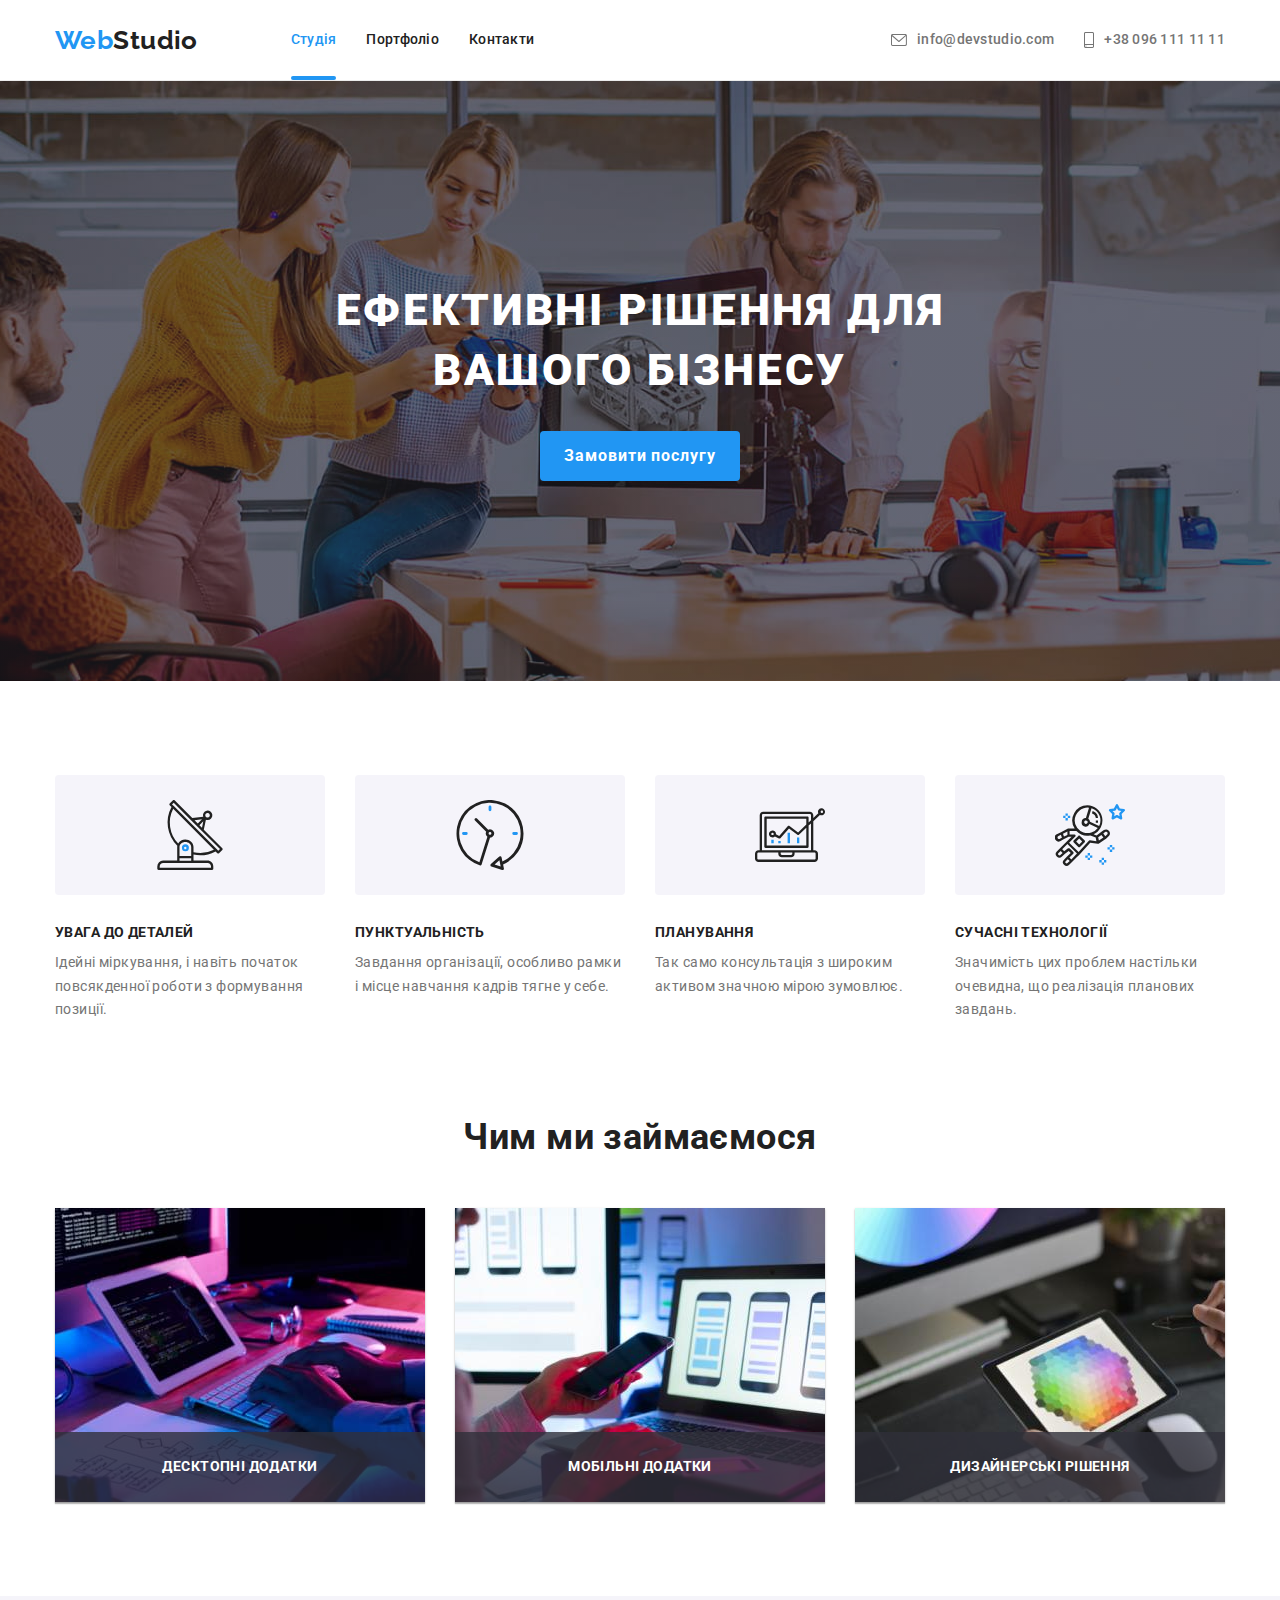
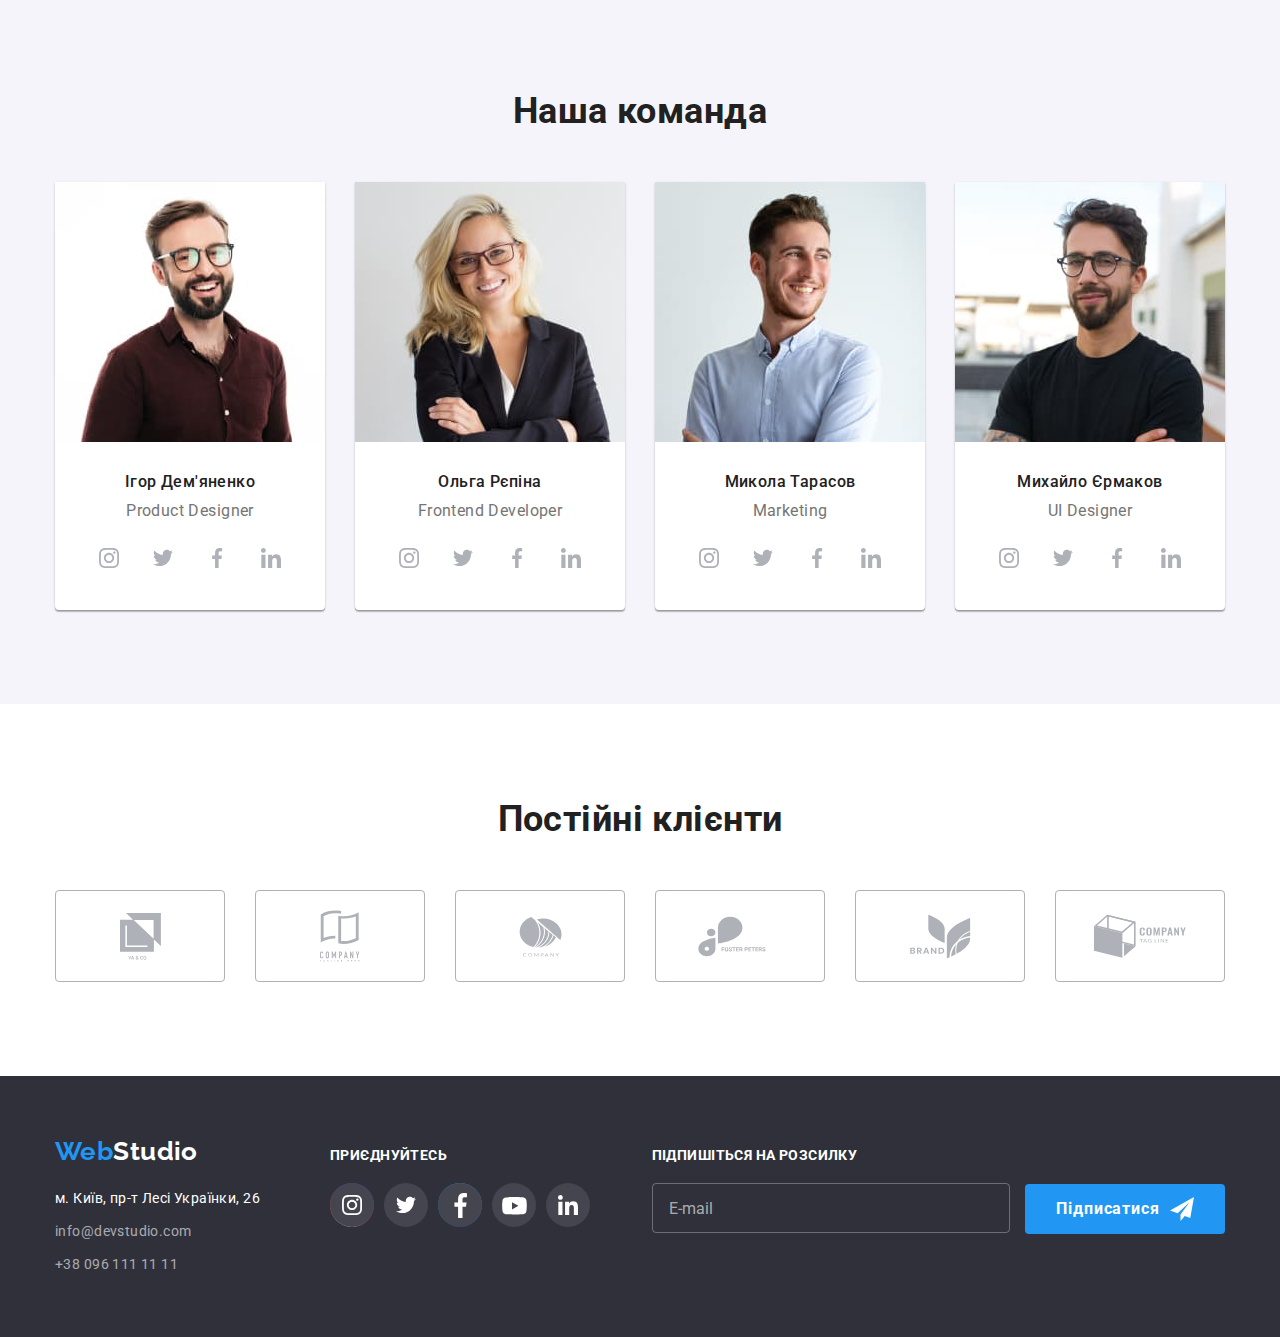
<file: index.html>
<!DOCTYPE html>
<html lang="uk">
  <head>
    <meta charset="UTF-8" />
    <meta http-equiv="X-UA-Compatible" content="IE=edge" />
    <meta name="viewport" content="width=device-width, initial-scale=1.0" />
    <title>Студія</title>

    <!-- Fonts -->

    <link rel="preconnect" href="https://fonts.googleapis.com" />
    <link rel="preconnect" href="https://fonts.gstatic.com" crossorigin />
    <link
      href="https://fonts.googleapis.com/css2?family=Raleway:wght@700&family=Roboto:wght@400;500;700;900&display=swap"
      rel="stylesheet"
    />
  
    <!-- Підключення css стилів -->

    <link rel="stylesheet" href="https://cdnjs.cloudflare.com/ajax/libs/modern-normalize/1.1.0/modern-normalize.min.css">

    <link rel="stylesheet" href="./css/main.min.css">
    
  </head>

  <body>
    <!-- Капелюх -->

    <header class="header">

        <!-- Контейнер хедера -->

        <div class="container">
  
            <nav class="navigation">

               <!-- Логотип чорний -->

                <a class="logo links" href="./index.html"
                >Web<span class="logo_black">Studio</span></a
                >

                  <!-- Навігація -->

                <ul class="menu-list list">
                  <li class="menu-list__item">
                    <a class="menu-list__link current links" href="./">Студія</a>
                  </li>
                  <li class="menu-list__item">
                    <a class="menu-list__link links" href="./portfolio.html">Портфоліо</a>
                  </li>
                  <li class="menu-list__item">
                    <a class="menu-list__link links" href="./">Контакти</a>
                  </li>
                </ul>
            </nav>

                  <!-- Контакти в капелюсі чомусь окремо від навігаціі -->

                <ul class="list contact-list">
                  <li  class="contact-list__item">
                  <a class="header-contact links" href="mailto:info@devstudio.com"
                  >
                    <svg class="letter"  width="16" height="12">
                      <use  href="./images/icons.svg#icon-letter" class="letter-ico">
                      </use>
                    </svg>
                    info@devstudio.com</a
                  >
                  </li>
                  <li class="contact-list_item">
                      <a class="header-contact links"
                        href="tel:+380961111111"
                        >
                        <svg class="smartphone"  width="10" height="16">
                      <use href="./images/icons.svg#icon-smartphone">
                      </use>
                    </svg>
                        +38 096 111 11 11</a
                      >
                  </li>
                </ul>
        </div>
    </header>

    <main>

      <!-- Герой -->

      <section class="hero">

       <div class="container">
        
          <h1 class="hero__title">Ефективні рішення для вашого бізнесу</h1>
         <button class="button" data-modal-open type="button">Замовити послугу</button>

       </div>

      </section>

      <!-- Переваги -->

      <section class="section benefits">

        <div class="container">

              <!-- заголовок секції який буде сховано -->

          <h2 class="section-title visually-hidden">Наші переваги</h2>

          <ul class="list benefits__list">

            <!-- 01 -->

            <li class="benefits__item icon-antenna">
              <h3 class="benefits__title">УВАГА ДО ДЕТАЛЕЙ</h3>
              <p class="benefits__description" >
                Ідейні міркування, і навіть початок повсякденної роботи з
                формування позиції.
              </p>
            </li>

            <!-- 02 -->

            <li class="benefits__item icon-clock">
              <h3 class="benefits__title">ПУНКТУАЛЬНІСТЬ</h3>
              <p>
                Завдання організації, особливо рамки і місце навчання кадрів тягне
                у себе.
              </p>
            </li>

            <!-- 03 -->

            <li class="benefits__item icon-diagram">
              <h3 class="benefits__title">ПЛАНУВАННЯ</h3>
              <p>
                Так само консультація з широким активом значною мірою зумовлює.
              </p>
            </li>

            <!-- 04 -->

            <li class="benefits__item icon-astronaut">
              <h3 class="benefits__title">СУЧАСНІ ТЕХНОЛОГІЇ</h3>
              <p>
                Значимість цих проблем настільки очевидна, що реалізація планових
                завдань.
              </p>
            </li>

          </ul>
        

        </div>
        
      </section>

      <!-- Чим ми займаємося -->

      <section class="section what">
       
        <div class="container">

          <h2 class="section-title">Чим ми займаємося</h2>

          <ul class="list what-we-do-list">

            <li class="what-we-do-list__item">
              <img src="./images/img-01.jpg" alt="codding process" width="370" />
              <p class="what-we-do-list__description">
                Десктопні додатки
              </p>
            </li>

            <li class="what-we-do-list__item"><img src="./images/img-02.jpg" alt="maketing" width="370" />
              <p class="what-we-do-list__description">
                Мобільні додатки
              </p>
            </li>

            <li class="what-we-do-list__item">
              <img src="./images/img-03.jpg" alt="color matching" width="370" />
              <p class="what-we-do-list__description">
                Дизайнерські рішення
              </p>
            </li>
          </ul>

        </div>

      </section>

      <!-- Наша команда -->

      <section class="section team">

        <div class="container">

                    
        <h2 class="section-title">Наша команда</h2>

        <ul class="list team-list">

            <!-- 01 Ігор Дем'яненко -->

          <li class="team-list__item">
            <img class="photo-pisition"
              src="./images/photo-01.jpg"
              alt="Product Designer portrait"
              width="270"
             />
            <div class="position-wrapper">
              <h3 class="name-position">Ігор Дем'яненко</h3>
            <p class="position">Product Designer</p>

            <ul class="social-set list">
                <li class="social-item">
                  <!-- instagram -->
                  <a class="links social-item__link" href="#" >
                      <svg class="social-icon" width="20" height="20">
                        <use href="./images/icons.svg#icon-instagram">
                        </use>
                      </svg>
                    </a>
                </li>

                <li class="social-item">
                  <!-- twitter -->
                  <a class="links social-item__link" href="#" >
                      <svg class="social-icon" width="20" height="20">
                        <use href="./images/icons.svg#icon-twitter">
                        </use>
                      </svg>
                    </a>
                </li>

                <li class="social-item">
                  <!-- facebook -->
                  <a class="links social-item__link" href="#" >
                      <svg class="social-icon" width="20" height="20">
                        <use href="./images/icons.svg#icon-facebook">
                        </use>
                      </svg>
                    </a>
                </li>

                <li class="social-item">
                  <!-- linkedin -->
                  <a class="links social-item__link" href="#" >
                      <svg class="social-icon" width="20" height="20">
                        <use href="./images/icons.svg#icon-linkedin">
                        </use>
                      </svg>
                    </a>
                </li>
              </ul>
            </div>
          </li>

            <!-- 02 Ольга Рєпіна -->

          <li class="team-list__item">
            <img class="photo-pisition"
              src="./images/photo-02.jpg"
              alt="Frontend Developer portrait"
              width="270"
            />
            <div class="position-wrapper">
              <h3 class="name-position">Ольга Рєпіна</h3>
            <p class="position">Frontend Developer</p>

            <ul class="social-set list">
                <li class="social-item">
                  <!-- instagram -->
                  <a class="links social-item__link" href="#" >
                      <svg class="social-icon" width="20" height="20">
                        <use href="./images/icons.svg#icon-instagram">
                        </use>
                      </svg>
                    </a>
                </li>

                <li class="social-item">
                  <!-- twitter -->
                  <a class="links social-item__link" href="#" >
                      <svg class="social-icon" width="20" height="20">
                        <use href="./images/icons.svg#icon-twitter">
                        </use>
                      </svg>
                    </a>
                </li>

                <li class="social-item">
                  <!-- facebook -->
                  <a class="links social-item__link" href="#" >
                      <svg class="social-icon" width="20" height="20">
                        <use href="./images/icons.svg#icon-facebook">
                        </use>
                      </svg>
                    </a>
                </li>

                <li class="social-item">
                  <!-- linkedin -->
                  <a class="links social-item__link" href="#" >
                      <svg class="social-icon" width="20" height="20">
                        <use href="./images/icons.svg#icon-linkedin">
                        </use>
                      </svg>
                    </a>
                </li>
              </ul>
            </div>
          </li>

            <!-- 03  Микола Тарасов -->

          <li class="team-list__item">
            <img class="photo-pisition"
              src="./images/photo-03.jpg"
              alt="Marketing manager portrait"
              width="270"
            />
            <div class="position-wrapper">
              <h3 class="name-position">Микола Тарасов</h3>
            <p class="position">Marketing</p>

            <ul class="social-set list">
                <li class="social-item">
                  <!-- instagram -->
                  <a class="links social-item__link" href="#" >
                      <svg class="social-icon" width="20" height="20">
                        <use href="./images/icons.svg#icon-instagram">
                        </use>
                      </svg>
                    </a>
                </li>

                <li class="social-item">
                  <!-- twitter -->
                  <a class="links social-item__link" href="#" >
                      <svg class="social-icon" width="20" height="20">
                        <use href="./images/icons.svg#icon-twitter">
                        </use>
                      </svg>
                    </a>
                </li>

                <li class="social-item">
                  <!-- facebook -->
                  <a class="links social-item__link" href="#" >
                      <svg class="social-icon" width="20" height="20">
                        <use href="./images/icons.svg#icon-facebook">
                        </use>
                      </svg>
                    </a>
                </li>

                <li class="social-item">
                  <!-- linkedin -->
                  <a class="links social-item__link" href="#" >
                      <svg class="social-icon" width="20" height="20">
                        <use href="./images/icons.svg#icon-linkedin">
                        </use>
                      </svg>
                    </a>
                </li>
              </ul>
            </div>
          </li>

            <!-- 04 Михайло Єрмаков -->

          <li class="team-list__item">
            <img class="photo-pisition"
              src="./images/photo-04.jpg"
              alt="UI Designer portrait"
              width="270"
            />
           <div class="position-wrapper">
             <h3 class="name-position">Михайло Єрмаков</h3>
            <p class="position">UI Designer</p>

            <ul class="social-set list">
                <li class="social-item">
                  <!-- instagram -->
                  <a class="links social-item__link" href="#" >
                      <svg class="social-icon" width="20" height="20">
                        <use href="./images/icons.svg#icon-instagram">
                        </use>
                      </svg>
                    </a>
                </li>

                <li class="social-item">
                  <!-- twitter -->
                  <a class="links social-item__link" href="#" >
                      <svg class="social-icon" width="20" height="20">
                        <use href="./images/icons.svg#icon-twitter">
                        </use>
                      </svg>
                    </a>
                </li>

                <li class="social-item">
                  <!-- facebook -->
                  <a class="links social-item__link" href="#" >
                      <svg class="social-icon" width="20" height="20">
                        <use href="./images/icons.svg#icon-facebook">
                        </use>
                      </svg>
                    </a>
                </li>

                <li class="social-item">
                  <!-- linkedin -->
                  <a class="links social-item__link" href="#" >
                      <svg class="social-icon" width="20" height="20">
                        <use href="./images/icons.svg#icon-linkedin">
                        </use>
                      </svg>
                    </a>
                </li>
              </ul>
           </div>
          </li>

        </ul>
          
        </div>
         
    </section>

      <!-- ===========Секція наші клієнти=========== -->

      <section class="section clients">
        <div class="container">
          <h2 class="section-title">Постійні клієнти</h2>
          <ul class="list clients-list">
            <!-- 01 -->

            <li class="item-client">
              <a class="item-client_link" href="#">
                <svg class="client-icon" width="41" height="47">
                  <use href="./images/icons.svg#icon-ya-co">
                  </use>
                </svg>
              </a>
            </li>

            <!-- 02 -->
            <li class="item-client">
              <a class="item-client_link" href="#">
                 <svg class="client-icon" width="40" height="52">
                  <use href="./images/icons.svg#icon-tagline">
                  </use>
                </svg>
              </a>
            </li>

            <!-- 03 -->
            <li class="item-client">
              <a class="item-client_link" href="#">
                <svg class="client-icon" width="43" height="41">
                  <use href="./images/icons.svg#icon-company">
                  </use>
                </svg>
              </a>
            </li>

            <!-- 04 -->
            <li class="item-client">
              <a class="item-client_link" href="#">
                <svg class="client-icon" width="84" height="41">
                  <use href="./images/icons.svg#icon-foster">
                  </use>
                </svg>
              </a>
            </li>

            <!-- 05 -->
            <li class="item-client"> 
              <a class="item-client_link" href="#">
                <svg class="client-icon" width="63" height="45">
                  <use href="./images/icons.svg#icon-brand">
                  </use>
                </svg>
              </a>
            </li>

            <!-- 06 -->
            <li class="item-client">
              <a class="item-client_link" href="#">
                <svg class="client-icon" width="94" height="44">
                  <use href="./images/icons.svg#icon-tag-box">
                  </use>
                </svg>
              </a>
            </li>

          </ul>
        </div>
      </section>
    </main>

    <!-- Футер -->

    <footer class="footer">

     <div class="container">
        <!-- Логотип білий -->

        <div class="wrapper-adrs">
          <a class="logo links" href="./index.html"
          >Web<span class="logo_white">Studio</span></a>
            <!-- Адресса -->

          <address>
            <ul class="adrs-list list">

              <li class="adrs-item">
                <a class="links adrs-list__link"
                  href="https://goo.gl/maps/CPtrU1FHBa2aNyZL9"
                  target="_blank"
                  rel="noopener noreferrer nofollow"
                  >м. Київ, пр-т Лесі Українки, 26</a
                >
              </li>

              <li class="adrs-item">
                <a class="links adrs-list__mail" href="mailto:info@devstudio.com"
                  >info@devstudio.com</a
                >
              </li>

              <li class="adrs-item">
                <a class="links adrs-list__tel"
                  href="tel:+380961111111"
                  >+38 096 111 11 11</a
                >
              </li>
            </ul>
          </address>
        </div>
        <div class="wrapper-social">
            <h3 class="social-set-title">приєднуйтесь</h3>
            <ul class="social-set list">
              <li class="social-item">

                <!-- instagram -->
                
                <div class="instagram-wraper">
                  <a class="links social-item__link instagram" href="#" >
                    <svg class="social-icon" width="20" height="20">
                      <use href="./images/icons.svg#icon-instagram">
                      </use>
                    </svg>
                  </a>
                </div>
                
              </li>

              <li class="social-item">

                <!-- twitter -->
                
                <a class="links social-item__link twitter" href="#" >
                    <svg class="social-icon" width="20" height="20">
                      <use href="./images/icons.svg#icon-twitter">
                      </use>
                    </svg>
                  </a>
              </li>

              <li class="social-item">

                <!-- facebook -->

                <div class="facebook-wraper">
                  <a class="links social-item__link facebook" href="#" >
                    <svg class="social-icon" width="25" height="25">
                      <use href="./images/icons.svg#icon-facebook">
                      </use>
                    </svg>
                  </a>
                </div>
                
              </li>

              <li class="social-item">

                <!-- Youtube -->
                
                <a class="links social-item__link youtube" href="#" >
                    <svg class="social-icon" width="25" height="25">
                      <use href="./images/icons.svg#icon-youtube">
                      </use>
                    </svg>
                  </a>

              </li>

              <li class="social-item">

                <!-- linkedin -->
                
                <a class="links social-item__link linkedin" href="#" >
                    <svg class="social-icon" width="20" height="20">
                      <use href="./images/icons.svg#icon-linkedin">
                      </use>
                    </svg>
                </a>

              </li>
            </ul>
        </div>

        <form class="signup-form" name="signup-form">
            <label class="label-name"  
              for="user-email">
              Підпишіться на розсилку
            </label> 
            <input type="email" required
                  class="user-email-input"
                  name="user-email"
                  placeholder="E-mail"
                  id="user-email">
            <button class="button"
                    type="submit">
                    Підписатися
                    <svg class="icon-send" width="24" height="24">
                      <use href="./images/icons.svg#icon-send">
                      </use>
                    </svg>
            </button>
        </form>
      </div>
            
    </footer>
    <div class="backdrop is-hidden" data-modal>
     <div class="modal-window">
       <form class="modal-form">
        <button data-modal-close type="button" class="close-but">
          <svg class="icon-cros" width="11" height="11">
            <use href="./images/icons.svg#icon-cros"></use>
          </svg>
        </button>

        <p class="modal-form-title">Залиште свої дані, ми вам передзвонимо</p>

        <label class="label-user" for="user-name">Ім'я</label>
        <div class="input-wraper">
          <input class="input-user" type="text" name="user-name" id="user-name" required>
          <svg class="icons" width="18" height="18">
            <use href="./images/icons.svg#icon-human"></use>
          </svg>
        </div>

        <label class="label-user" for="user-tel">Телефон</label>
        <div class="input-wraper">
          <input class="input-user" type="tel" name="user-tel" id="user-tel" required>
          <svg class="icons" width="18" height="18">
            <use href="./images/icons.svg#icon-phone"></use>
          </svg>
        </div>

        <label class="label-user" for="modal-user-email">Пошта</label>
        <div class="input-wraper">
          <input class="input-user" type="email" name="user-email" id="modal-user-email" required>
          <svg class="icons" width="18" height="18">
            <use href="./images/icons.svg#icon-email-black"></use>
          </svg>
        </div>

        <label class="label-user" for="user-coment">Коментар</label>
        <textarea class="input-user-coment" name="user-coment" id="user-coment" placeholder="Введіть текст"></textarea>

        <fieldset class="chek-box-wrap">
          <label class="user-confirm">
            <input class="check-box visually-hidden" 
              type="checkbox"
              name="user-confirm"
              required
            >
            <svg class="custom-check" width="8" height="8">
              <use href="./images/icons.svg#icon-check-mark"></use>
            </svg>Погоджуюся з розсилкою та приймаю&nbsp;
            <a class="contract-link" href="#" target="_blank">Умови договору</a> 
          </label> 
                
        </fieldset>

        <button 
          class="button send-form-button"
          type="submit">
          Відправити
        </button>
      </form>
     </div>
    </div>
    <script src="./js/modal.js"></script>
  </body>
</html>
</file>
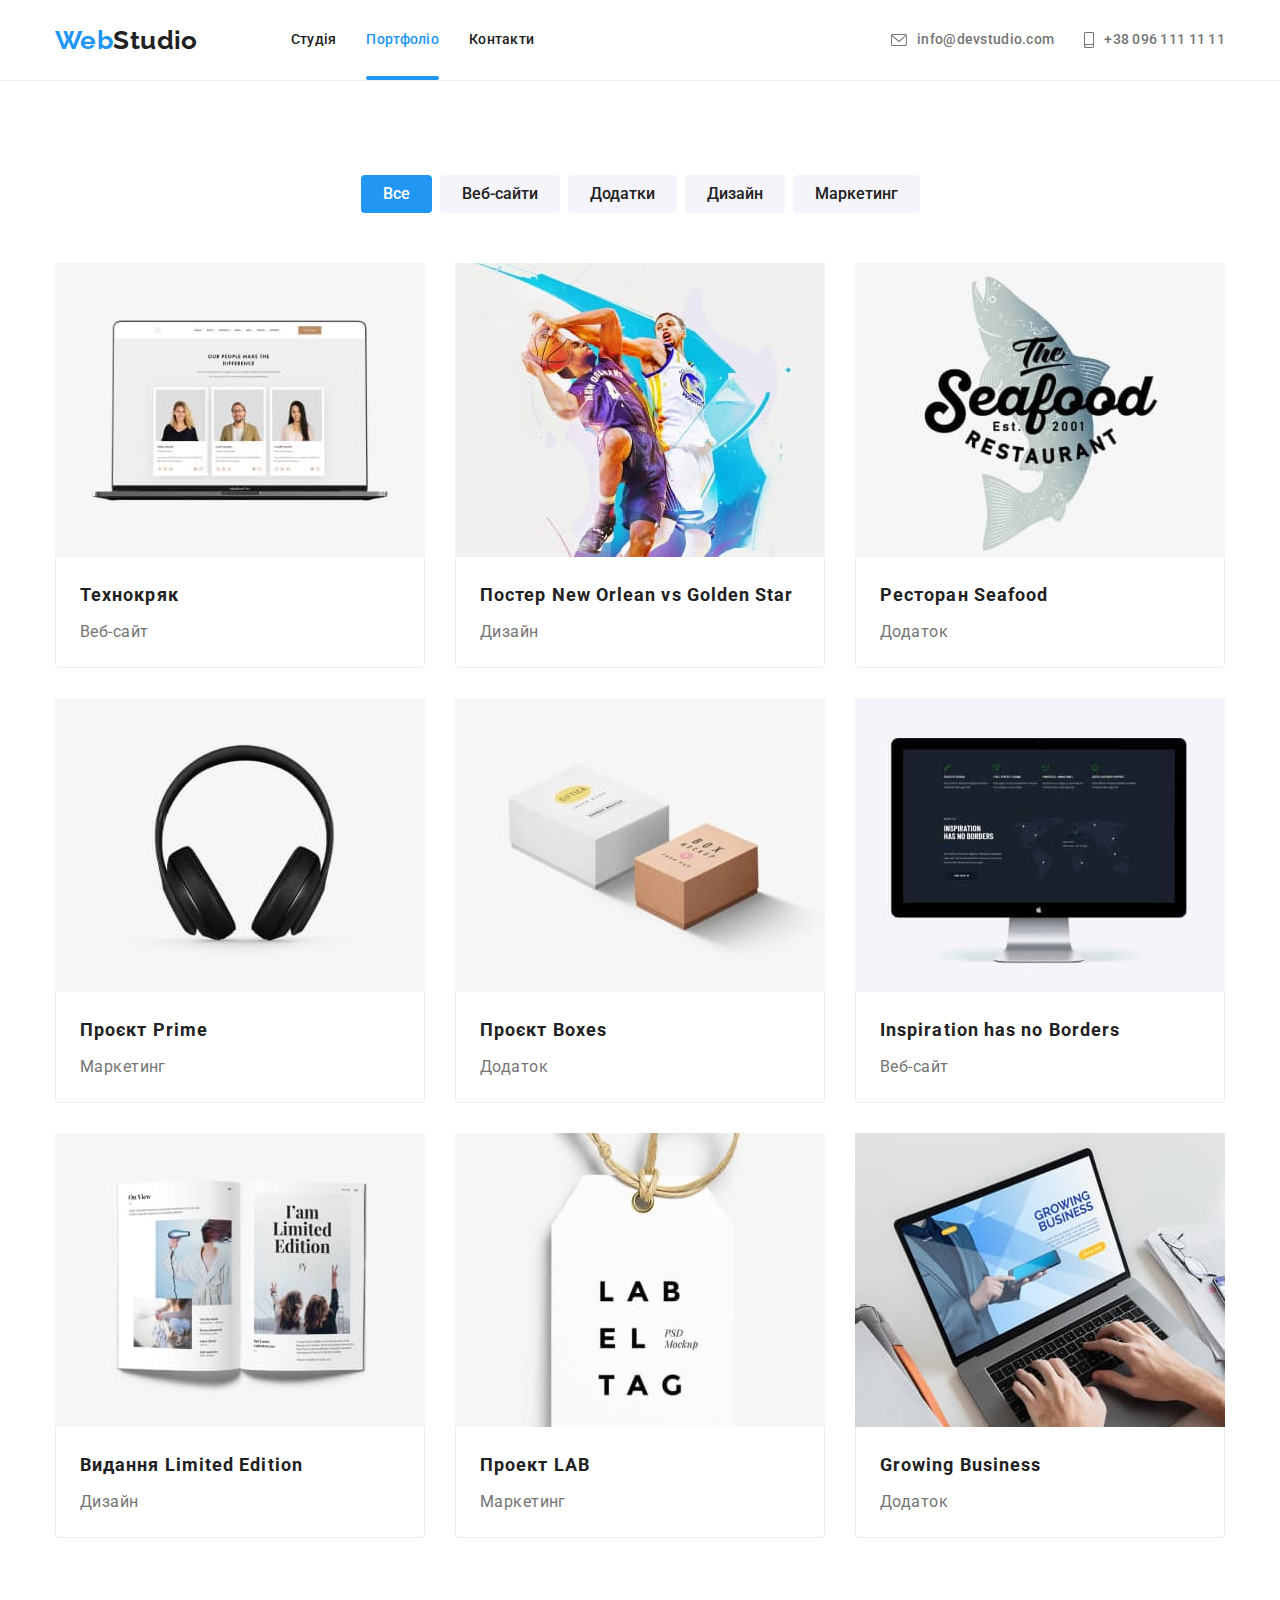
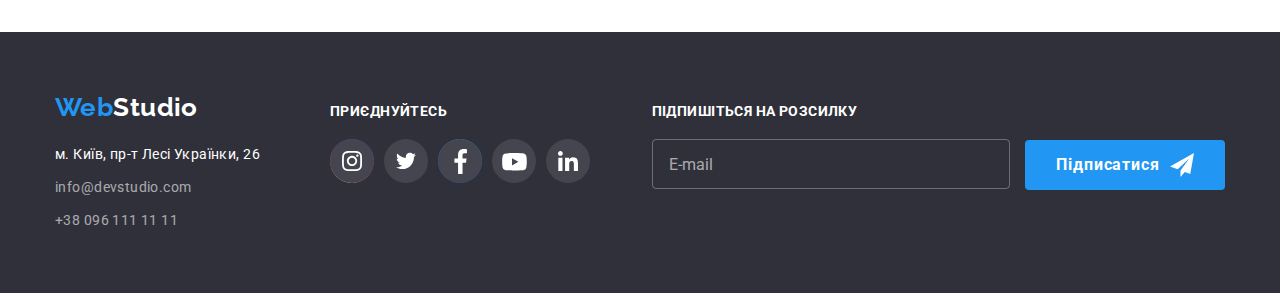
<file: portfolio.html>
<!DOCTYPE html>
<html lang="uk">
  <head>
    <meta charset="UTF-8" />
    <meta http-equiv="X-UA-Compatible" content="IE=edge" />
    <meta name="viewport" content="width=device-width, initial-scale=1.0" />
    <title>Студія</title>

    <!-- Fonts -->

    <link rel="preconnect" href="https://fonts.googleapis.com" />
    <link rel="preconnect" href="https://fonts.gstatic.com" crossorigin />
    <link
      href="https://fonts.googleapis.com/css2?family=Raleway:wght@700&family=Roboto:wght@400;500;700;900&display=swap"
      rel="stylesheet"
    />
  
    <!-- Підключення css стилів -->

    <link rel="stylesheet" href="https://cdnjs.cloudflare.com/ajax/libs/modern-normalize/1.1.0/modern-normalize.min.css">

    <link rel="stylesheet" href="./css/main.min.css">
    
  </head>


  <body>
    <!-- Капелюх -->

        <header class="header">

        <!-- Контейнер хедера -->

        <div class="container">
  
            <nav class="navigation">

               <!-- Логотип чорний -->

                <a class="logo links" href="./index.html"
                >Web<span class="logo_black">Studio</span></a
                >

                  <!-- Навігація -->

                <ul class="menu-list list">
                  <li class="menu-list__item">
                    <a class="menu-list__link links" href="./">Студія</a>
                  </li>
                  <li class="menu-list__item">
                    <a class="menu-list__link current links" href="./portfolio.html">Портфоліо</a>
                  </li>
                  <li class="menu-list__item">
                    <a class="menu-list__link links" href="./">Контакти</a>
                  </li>
                </ul>
            </nav>

                  <!-- Контакти в капелюсі чомусь окремо від навігаціі -->

                <ul class="list contact-list">
                  <li  class="contact-list__item">
                  <a class="header-contact links" href="mailto:info@devstudio.com"
                  >
                    <svg class="letter"  width="16" height="12">
                      <use  href="./images/icons.svg#icon-letter" class="letter-ico">
                      </use>
                    </svg>
                    info@devstudio.com</a
                  >
                  </li>
                  <li class="contact-list_item">
                      <a class="header-contact links"
                        href="tel:+380961111111"
                        >
                        <svg class="smartphone"  width="10" height="16">
                      <use href="./images/icons.svg#icon-smartphone">
                      </use>
                    </svg>
                        +38 096 111 11 11</a
                      >
                  </li>
                </ul>
        </div>
    </header>

    <main>
      <!-- секція Галерея -->

      <section class="section">

        <div class="container">

          <h1 class="section-title visually-hidden">PORTFOLIO PAGE</h1>

        <!-- Кнопки вибору категорій -->

        <ul class="set-categories list">

          <li class="set-categories_item">
            <button class="categories-but current" type="button">Все</button>
          </li>

          <li class="set-categories_item">
            <button class="categories-but" type="button">Веб-сайти</button>
          </li>

          <li class="set-categories_item">
            <button class="categories-but" type="button">Додатки</button>
          </li>

          <li class="set-categories_item">
            <button class="categories-but" type="button">Дизайн</button>
          </li>

          <li class="set-categories_item">
            <button class="categories-but" type="button">Маркетинг</button>
          </li>

        </ul>

        <!-- галерея проектів -->

        <ul class="list project-list">
          <!-- 01 -->

          <li class="project-card">
            <a class="project-card_link links" href=""
              ><div class="img-project">
                <img 
                src="./images/project-img/img-01.jpg"
                alt="Ноутбук"
                width="370"
                />
                <div class="hoverer-overlay">
                  <p class="overlay-text">Ресурс пропонує комплексні пропозиції з різним рівнем функціоналу та сервісів. Все це дозволить відвідувачу отримати вичерпні відомості про компанію чи приватну особу.</p>
                </div>
              </div>
                <div class="project-card_box">
                  <h3 class="name-project">Технокряк</h3>
                  <p class="project">Веб-сайт</p>
                </div>
            </a>
          </li>

          <!-- 02 -->

          <li class="project-card">
            <a class="project-card_link links" href=""
              >
              <div class="img-project">
              <img
                src="./images/project-img/img-02.jpg"
                alt="Постер"
                width="370"
              />
              <div class="hoverer-overlay">
                <p class="overlay-text">Ресурс пропонує комплексні пропозиції з різним рівнем функціоналу та сервісів. Все це дозволить відвідувачу отримати вичерпні відомості про компанію чи приватну особу.</p>
              </div>
              </div>
                <div class="project-card_box">
                  <h3 class="name-project">Постер New Orlean vs Golden Star</h3>
                  <p class="project">Дизайн</p>
                </div>
            </a>
          </li>

          <!-- 03 -->

          <li class="project-card">
            <a class="project-card_link links" href=""
              >
              <div class="img-project">
              <img
                src="./images/project-img/img-03.jpg"
                alt="Додаток"
                width="370"
              />
              <div class="hoverer-overlay">
                <p class="overlay-text">Ресурс пропонує комплексні пропозиції з різним рівнем функціоналу та сервісів. Все це дозволить відвідувачу отримати вичерпні відомості про компанію чи приватну особу.</p>
              </div>
              </div>
                <div class="project-card_box">
                  <h3 class="name-project">Ресторан Seafood</h3>
                  <p class="project">Додаток</p>
                </div>
            </a>
          </li>

          <!-- 04 -->

          <li class="project-card">
            <a class="project-card_link links" href=""
              >
              <div class="img-project">
              <img
                src="./images/project-img/img-04.jpg"
                alt="Навушники"
                width="370"
              />
               <div class="hoverer-overlay">
                <p class="overlay-text">Ресурс пропонує комплексні пропозиції з різним рівнем функціоналу та сервісів. Все це дозволить відвідувачу отримати вичерпні відомості про компанію чи приватну особу.</p>
              </div>
              </div>
              <div class="project-card_box">
                <h3 class="name-project">Проєкт Prime</h3>
                <p class="project">Маркетинг</p>
              </div>
            </a>
          </li>

          <!-- 05 -->

          <li class="project-card">
            <a class="project-card_link links" href=""
              >
              <div class="img-project">
              <img
                src="./images/project-img/img-05.jpg"
                alt="Коробки"
                width="370"
              />
                <div class="hoverer-overlay">
                <p class="overlay-text">Ресурс пропонує комплексні пропозиції з різним рівнем функціоналу та сервісів. Все це дозволить відвідувачу отримати вичерпні відомості про компанію чи приватну особу.</p>
                </div>
                </div>
                <div class="project-card_box">
                 <h3 class="name-project">Проєкт Boxes</h3>
                 <p class="project">Додаток</p>
                </div>
            </a>
          </li>

          <!-- 06 -->

          <li class="project-card">
            <a class="project-card_link links" href=""
              >
              <div class="img-project">
              <img
                src="./images/project-img/img-06.jpg"
                alt="Монітор"
                width="370"
              />
                <div class="hoverer-overlay">
                <p class="overlay-text">Ресурс пропонує комплексні пропозиції з різним рівнем функціоналу та сервісів. Все це дозволить відвідувачу отримати вичерпні відомості про компанію чи приватну особу.</p>
                </div>
              
                </div>
                <div class="project-card_box">
                 <h3 class="name-project">Inspiration has   no Borders</h3>
                 <p class="project">Веб-сайт</p>
                </div>
            </a>
          </li>

          <!-- 07 -->

          <li class="project-card">
            <a class="project-card_link links" href="">
              <div class="img-project">
              <img
                src="./images/project-img/img-07.jpg"
                alt="Журнал"
                width="370"
              />
              <div class="hoverer-overlay">
                <p class="overlay-text">Ресурс пропонує комплексні пропозиції з різним рівнем функціоналу та сервісів. Все це дозволить відвідувачу отримати вичерпні відомості про компанію чи приватну особу.</p>
                </div>
              </div>
                <div class="project-card_box">
                 <h3 class="name-project">Видання Limited   Edition</h3>
                 <p class="project">Дизайн</p>
                </div>
            </a>
          </li>

          <!-- 08 -->

          <li class="project-card">
            <a class="project-card_link links" href=""
              >
              <div class="img-project">
              <img
                src="./images/project-img/img-08.jpg"
                alt="Цінник"
                width="370"
              />
                <div class="hoverer-overlay">
                <p class="overlay-text">Ресурс пропонує комплексні пропозиції з різним рівнем функціоналу та сервісів. Все це дозволить відвідувачу отримати вичерпні відомості про компанію чи приватну особу.</p>
                </div>
              </div>
              <div class="project-card_box">
                <h3 class="name-project">Проект LAB</h3>
                 <p class="project">Маркетинг</p>
              </div>
           </a>
          </li>

          <!-- 09 -->

          <li class="project-card">
            <a class="project-card_link links" href=""
              >
              <div class="img-project">
              <img
                src="./images/project-img/img-09.jpg"
                alt="Лептоп"
                width="370"
              />
                <div class="hoverer-overlay">
                <p class="overlay-text">Ресурс пропонує комплексні пропозиції з різним рівнем функціоналу та сервісів. Все це дозволить відвідувачу отримати вичерпні відомості про компанію чи приватну особу.</p>
                </div>
              </div>
              <div class="project-card_box">
                <h3 class="name-project">Growing   Business</h3>
               <p class="project">Додаток</p>
              </div>
            </a>
          </li>

        </ul>

        </div>

      </section>
    </main>

    <!-- Секція Футер -->

    <footer class="footer">

     <div class="container">
        <!-- Логотип білий -->

        <div class="wrapper-adrs">
          <a class="logo links" href="./index.html"
          >Web<span class="logo_white">Studio</span></a>
            <!-- Адресса -->

          <address>
            <ul class="adrs-list list">

              <li class="adrs-item">
                <a class="links adrs-list__link"
                  href="https://goo.gl/maps/CPtrU1FHBa2aNyZL9"
                  target="_blank"
                  rel="noopener noreferrer nofollow"
                  >м. Київ, пр-т Лесі Українки, 26</a
                >
              </li>

              <li class="adrs-item">
                <a class="links adrs-list__mail" href="mailto:info@devstudio.com"
                  >info@devstudio.com</a
                >
              </li>

              <li class="adrs-item">
                <a class="links adrs-list__tel"
                  href="tel:+380961111111"
                  >+38 096 111 11 11</a
                >
              </li>
            </ul>
          </address>
        </div>
        <div class="wrapper-social">
            <h3 class="social-set-title">приєднуйтесь</h3>
            <ul class="social-set list">
              <li class="social-item">

                <!-- instagram -->
                
                <div class="instagram-wraper">
                  <a class="links social-item__link instagram" href="#" >
                    <svg class="social-icon" width="20" height="20">
                      <use href="./images/icons.svg#icon-instagram">
                      </use>
                    </svg>
                  </a>
                </div>
                
              </li>

              <li class="social-item">

                <!-- twitter -->
                
                <a class="links social-item__link twitter" href="#" >
                    <svg class="social-icon" width="20" height="20">
                      <use href="./images/icons.svg#icon-twitter">
                      </use>
                    </svg>
                  </a>
              </li>

              <li class="social-item">

                <!-- facebook -->

                <div class="facebook-wraper">
                  <a class="links social-item__link facebook" href="#" >
                    <svg class="social-icon" width="25" height="25">
                      <use href="./images/icons.svg#icon-facebook">
                      </use>
                    </svg>
                  </a>
                </div>
                
              </li>

              <li class="social-item">

                <!-- Youtube -->
                
                <a class="links social-item__link youtube" href="#" >
                    <svg class="social-icon" width="25" height="25">
                      <use href="./images/icons.svg#icon-youtube">
                      </use>
                    </svg>
                  </a>

              </li>

              <li class="social-item">

                <!-- linkedin -->
                
                <a class="links social-item__link linkedin" href="#" >
                    <svg class="social-icon" width="20" height="20">
                      <use href="./images/icons.svg#icon-linkedin">
                      </use>
                    </svg>
                </a>

              </li>
            </ul>
        </div>

        <form class="signup-form" name="signup-form">
            <label class="label-name"  
              for="user-email">
              Підпишіться на розсилку
            </label> 
            <input type="email" required
                  class="user-email-input"
                  name="user-email"
                  placeholder="E-mail"
                  id="user-email">
            <button class="button"
                    type="submit">
                    Підписатися
                    <svg class="icon-send" width="24" height="24">
                      <use href="./images/icons.svg#icon-send">
                      </use>
                    </svg>
            </button>
        </form>
      </div>
            
    </footer>
  </body>
</html>
</file>
<file: css/main.min.css>
:root{--main-bgrnd-color: #ffffff;--accent-color: #2196f3;--primary-text-color: #757575;--secondary-text-color: #212121;--text-color-on-drk-bgrd: #ffffff;--drk-bgrd-color: #2f303a;--cards-border-color: #eeeeee;--duration-cubic: 200ms cubic-bezier(0.4, 0, 0.2, 1)}.visually-hidden{position:absolute;width:1px;height:1px;margin:-1px;border:0;padding:0;white-space:nowrap;clip-path:inset(100%);clip:rect(0 0 0 0);overflow:hidden}body{font-family:"Roboto",sans-serif;font-size:14px;line-height:1.71;letter-spacing:.03em;color:var(--primary-text-color);background-color:var(--main-bgrnd-color)}h1,h2,h3,h4,p{margin-top:0;margin-bottom:0}.links{text-decoration:none}.list{margin:0;padding:0;list-style:none}img{display:block}button{cursor:pointer}.section{padding-top:94px;padding-bottom:94px}.container{width:1200px;margin:0 auto;padding-left:15px;padding-right:15px}.button{display:inline-flex;align-items:center;justify-content:center;height:50px;width:200px;border:none;font-family:inherit;font-size:16px;line-height:1.88;font-weight:700;letter-spacing:.06em;background-color:var(--accent-color);color:var(--text-color-on-drk-bgrd);border-radius:4px;transition:opacity var(--duration-cubic),transform var(--duration-cubic),box-shadow var(--duration-cubic)}.button:hover,.button:focus{opacity:.95;transform:translate(-1px, -1px);box-shadow:4px 4px 4px rgba(125,125,125,.5)}.logo{font-family:"Raleway",sans-serif;font-style:normal;font-weight:700;font-size:26px;line-height:1.19;color:var(--accent-color);transition:text-shadow var(--duration-cubic)}.logo:hover,.logo:focus{text-shadow:0px 0px 10px rgba(125,125,125,.5)}.logo_black{color:var(--secondary-text-color)}.logo_white{color:var(--text-color-on-drk-bgrd)}.section-title{color:var(--secondary-text-color);font-size:36px;line-height:1.167;text-align:center;margin-bottom:50px}.backdrop{position:fixed;top:0;left:0;width:100%;height:100%;background-color:rgba(0,0,0,.3);opacity:1;transition:opacity var(--duration-cubic)}.backdrop.is-hidden{opacity:0;pointer-events:none}.modal-window{position:absolute;left:50%;top:50%;transform:translate(-50%, -50%) scale(1);background:var(--main-bgrnd-color);box-shadow:0px 1px 3px rgba(0,0,0,.12),0px 1px 1px rgba(0,0,0,.14),0px 2px 1px rgba(0,0,0,.2);border-radius:4px;transition:transform var(--duration-cubic)}.backdrop.is-hidden .modal-window{transform:translate(-50%, -50%) scale(1.5)}.close-but{position:absolute;display:flex;justify-content:center;align-items:center;top:8px;right:8px;background-color:var(--main-bgrnd-color);color:var(--secondary-text-color);height:30px;width:30px;border-radius:50%;border:1px solid rgba(0,0,0,.1)}.icon-cros{transition:fill var(--duration-cubic)}.close-but:hover .icon-cros,.close-but:focus .icon-cros{fill:var(--accent-color)}.modal-form{width:528px;padding:40px}.modal-form-title{font-weight:700;font-size:20px;line-height:1.15;text-align:center;color:var(--secondary-text-color);margin-bottom:12px}.label-user{display:block;margin-bottom:4px;font-size:12px;line-height:1.1666666667;letter-spacing:.01em;color:#757575}.input-user{display:block;width:100%;height:40px;border:1px solid rgba(33,33,33,.2);border-radius:4px;padding:12px 42px;font-size:12px;line-height:1.1666666667;letter-spacing:.01em;transition:border var(--duration-cubic)}.input-user:focus{border:1px solid var(--accent-color);outline:none}.icons{position:absolute;top:50%;transform:translateY(-50%);left:12px;pointer-events:none;transition:fill var(--duration-cubic)}.input-user:focus+.icons{fill:var(--accent-color)}.input-wraper{position:relative;margin-bottom:10px}.input-user-coment{display:block;width:100%;height:120px;border:1px solid rgba(33,33,33,.2);border-radius:4px;margin-bottom:20px;resize:none;padding:12px 16px;font-size:12px;line-height:1.1666666667;letter-spacing:.01em;transition:border var(--duration-cubic)}.input-user-coment::placeholder{color:rgba(117,117,117,.5)}.input-user-coment:focus{border:1px solid var(--accent-color);outline:none}.chek-box-wrap{padding:0;border:none;margin-bottom:30px}.user-confirm{display:flex;justify-content:center;align-items:center}.contract-link{color:var(--accent-color);transition:text-shadow var(--duration-cubic)}.contract-link:hover,.contract-link:focus{text-shadow:0px 0px 4px rgba(0,0,0,.25)}.custom-check{width:16px;height:15px;border:2px solid #212121;border-radius:2px;margin-right:8px}.check-box:checked+.custom-check{background-color:var(--accent-color);border:none}.check-box:focus+.custom-check{border-color:var(--accent-color)}.send-form-button{display:block;margin-left:auto;margin-right:auto}.header{border-bottom:1px solid #ececec}.header .container{display:flex;justify-content:space-between;align-items:center}.menu-list__link.current::after{position:absolute;display:block;content:"";width:100%;height:4px;background-color:var(--accent-color);border-radius:2px;bottom:0%}.navigation{display:flex;align-items:center}.navigation .logo{margin-right:93px}.menu-list{display:flex}.menu-list__item:not(:last-child){margin-right:30px}.menu-list__link{position:relative;display:block;padding-top:32px;padding-bottom:32px;font-weight:500;line-height:1.14;letter-spacing:.02em;color:var(--secondary-text-color);transition:color var(--duration-cubic),text-shadow var(--duration-cubic)}.menu-list__link:hover,.menu-list__link:focus{color:var(--accent-color);text-shadow:0px 4px 4px rgba(0,0,0,.25)}.menu-list__link.current{color:var(--accent-color)}.contact-list{display:flex}.contact-list .contact-list__item:not(:last-child){margin-right:30px}.smartphone,.letter{fill:currentColor;transition:box-shadow var(--duration-cubic)}.header-contact{display:flex;align-items:center;gap:10px;font-weight:500;line-height:1.14;letter-spacing:.02em;color:var(--primary-text-color);transition:color var(--duration-cubic),text-shadow var(--duration-cubic)}.header-contact:hover,.header-contact:focus{color:var(--accent-color);text-shadow:0px 4px 4px rgba(0,0,0,.25)}.header-contact:hover .smartphone,.header-contact:focus .smartphone{box-shadow:0px 4px 4px rgba(0,0,0,.25)}.header-contact:hover .letter,.header-contact:focus .letter{box-shadow:0px 4px 4px rgba(0,0,0,.25)}.hero{background-color:var(--drk-bgrd-color);background-image:linear-gradient(to right, rgba(47, 48, 58, 0.4), rgba(47, 48, 58, 0.4)),url(../images/bgrnd-img.jpg);max-width:1600px;margin:0 auto;background-size:cover;background-repeat:no-repeat;background-position:center;color:var(--text-color-on-drk-bgrd);text-align:center;padding-top:200px;padding-bottom:200px}.hero__title{width:696px;margin-bottom:30px;margin-left:auto;margin-right:auto;font-weight:900;font-size:44px;line-height:1.36;letter-spacing:.06em;text-transform:uppercase}.benefits{padding-bottom:0px}.benefits__list{display:flex;justify-content:space-between}.benefits__title{color:var(--secondary-text-color);font-size:1em;line-height:1.14;text-transform:uppercase;margin-bottom:10px}.benefits__item{width:calc((100% - 90px)/4)}.benefits__item::before{content:"";display:block;margin-bottom:30px;height:120px;border-radius:4px;background-color:#f5f4fa;background-repeat:no-repeat;background-position:center}.icon-antenna::before{background-image:url(../images/svg/antenna.svg)}.icon-clock::before{background-image:url(../images/svg/clock.svg)}.icon-diagram::before{background-image:url(../images/svg/diagram.svg)}.icon-astronaut::before{background-image:url(../images/svg/astronaut.svg)}.what-we-do-list{display:flex;justify-content:space-between}.what-we-do-list__item{position:relative;box-shadow:0px 1px 3px rgba(0,0,0,.12),0px 1px 1px rgba(0,0,0,.14),0px 2px 1px rgba(0,0,0,.2)}.what-we-do-list__description{position:absolute;display:block;text-align:center;padding-top:27px;padding-bottom:27px;width:100%;background-color:rgba(47,48,58,.8);bottom:0;line-height:1.14;font-weight:700;color:var(--text-color-on-drk-bgrd);text-transform:uppercase}.team{background-color:#f5f4fa}.team-list__item{background-color:var(--main-bgrnd-color);box-shadow:0px 1px 3px rgba(0,0,0,.12),0px 1px 1px rgba(0,0,0,.14),0px 2px 1px rgba(0,0,0,.2);border-radius:0px 0px 4px 4px}.team-list{display:flex;justify-content:space-between}.position-wrapper{padding-bottom:30px;padding-top:30px}.name-position{color:var(--secondary-text-color);font-weight:500;font-size:16px;line-height:1.187;text-align:center;margin-bottom:10px}.position{font-size:16px;line-height:1.187;text-align:center;margin-bottom:16px}.social-icon{fill:currentColor}.social-item__link{color:#afb1b8;display:flex;height:44px;width:44px;border-radius:50%;justify-content:center;align-items:center;transition:color var(--duration-cubic),background-color var(--duration-cubic)}.social-item__link:hover,.social-item__link:focus{background-color:var(--accent-color);color:var(--text-color-on-drk-bgrd)}.social-set{display:flex;justify-content:center;gap:10px}.clients-list{display:flex;gap:30px}.item-client_link{display:flex;justify-content:center;align-items:center;width:170px;height:92px;border:1px solid #afb1b8;border-radius:4px;color:#afb1b8;transition:box-shadow var(--duration-cubic),border-color var(--duration-cubic),color var(--duration-cubic)}.item-client_link:hover,.item-client_link:focus{box-shadow:0px 1px 3px rgba(0,0,0,.12),0px 1px 1px rgba(0,0,0,.14),0px 2px 1px rgba(0,0,0,.2);border-color:var(--accent-color);color:var(--accent-color)}.client-icon{fill:currentColor}.footer{background-color:var(--drk-bgrd-color);padding:60px 0}.footer .container{display:flex;align-items:baseline}.footer .logo{display:inline-block;margin-bottom:20px}.footer .wrapper-adrs{margin-right:70px}.adrs-item:not(:last-child){margin-bottom:9px}.adrs-list__link{font-style:normal;color:var(--text-color-on-drk-bgrd);transition:color var(--duration-cubic)}.adrs-list__link:hover,.adrs-list__link:focus{color:var(--accent-color)}.adrs-list__mail{font-style:normal;color:rgba(255,255,255,.6);transition:color var(--duration-cubic)}.adrs-list__mail:hover,.adrs-list__mail:focus{color:var(--accent-color)}.adrs-list__tel{font-style:normal;color:rgba(255,255,255,.6);transition:color var(--duration-cubic)}.adrs-list__tel:hover,.adrs-list__tel:focus{color:var(--accent-color)}.social-set-title{font-weight:700;font-size:14px;line-height:1.143;letter-spacing:.03em;text-transform:uppercase;color:var(--text-color-on-drk-bgrd);margin-bottom:20px}.social-set{display:flex;gap:10px}.footer .social-item__link{display:flex;height:44px;width:44px;background-color:#44454e;border-radius:50%;justify-content:center;align-items:center;transition:background-color var(--duration-cubic)}.footer .social-item__link:hover,.footer .social-item__link:focus{background-color:#1d9bf0}.footer .instagram:hover,.footer .instagram:focus{background-color:rgba(68,69,78,0)}.footer .facebook:hover,.footer .facebook:focus{background-color:rgba(68,69,78,0)}.footer .youtube:hover,.footer .youtube:focus{background-color:red}.footer .linkedin:hover,.footer .linkedin:focus{background-color:#0a66c2}.instagram-wraper{border-radius:50%;background:radial-gradient(circle at 30% 107%, #fdf497 0%, #fdf497 5%, #fd5949 45%, #d6249f 60%, #285AEB 90%)}.facebook-wraper{border-radius:50%;background-image:linear-gradient(to bottom, #19aefe, #0062e0)}.wrapper-social .social-icon{fill:var(--text-color-on-drk-bgrd)}.signup-form{margin-left:auto}.label-name{display:block;margin-bottom:20px;font-weight:700;line-height:1.1428571429;text-transform:uppercase;color:var(--text-color-on-drk-bgrd)}.user-email-input{display:inline-block;margin-right:12px;height:50px;width:358px;background:none;border:1px solid rgba(255,255,255,.3);border-radius:4px;font-size:16px;line-height:1.25;color:var(--text-color-on-drk-bgrd);padding-left:16px;padding-right:16px}.user-email-input:focus-within{border:1px solid var(--accent-color);outline:none}.user-email-input::placeholder{font-family:inherit;color:rgba(255,255,255,.6)}.icon-send{margin-left:10px}.set-categories{display:flex;justify-content:center;margin-bottom:50px}.set-categories_item:not(:last-child){margin-right:8px}.categories-but{border:none;font-family:inherit;font-weight:500;font-size:16px;line-height:1.62;text-align:center;color:var(--secondary-text-color);background-color:#f5f4fa;border-radius:4px;padding:6px 22px;transition:color var(--duration-cubic),background-color var(--duration-cubic),box-shadow var(--duration-cubic)}.categories-but.current{color:var(--text-color-on-drk-bgrd);background-color:var(--accent-color)}.categories-but:hover,.categories-but:focus{color:var(--text-color-on-drk-bgrd);background-color:var(--accent-color);box-shadow:0px 3px 1px rgba(0,0,0,.1),0px 1px 2px rgba(0,0,0,.08),0px 2px 2px rgba(0,0,0,.12)}.project-list{display:flex;flex-wrap:wrap;margin:-15px}.project-card{margin:15px}.img-project{position:relative;overflow:hidden}.project-card_link{display:block;border-radius:0px 0px 4px 4px;transition:box-shadow var(--duration-cubic)}.project-card_link:hover,.project-card_link:focus{box-shadow:0px 1px 3px rgba(0,0,0,.12),0px 1px 1px rgba(0,0,0,.14),0px 2px 1px rgba(0,0,0,.2)}.project-card_link:hover .hoverer-overlay,.project-card_link:focus .hoverer-overlay{transform:translateY(0%)}.hoverer-overlay{position:absolute;background-color:var(--accent-color);opacity:.9;width:100%;height:100%;bottom:0;transform:translateY(100%);transition:transform var(--duration-cubic)}.overlay-text{display:block;color:var(--text-color-on-drk-bgrd);font-size:18px;line-height:1.56;padding:63px 24px}.project-card_box{border-left:1px solid var(--cards-border-color);border-right:1px solid var(--cards-border-color);border-bottom:1px solid var(--cards-border-color);padding:20px 24px;border-radius:0px 0px 4px 4px}.name-project{color:var(--secondary-text-color);font-weight:700;font-size:18px;line-height:2;letter-spacing:.06em;margin-bottom:4px}.project{color:var(--primary-text-color);font-size:16px;line-height:1.88}/*# sourceMappingURL=main.min.css.map */
</file>
